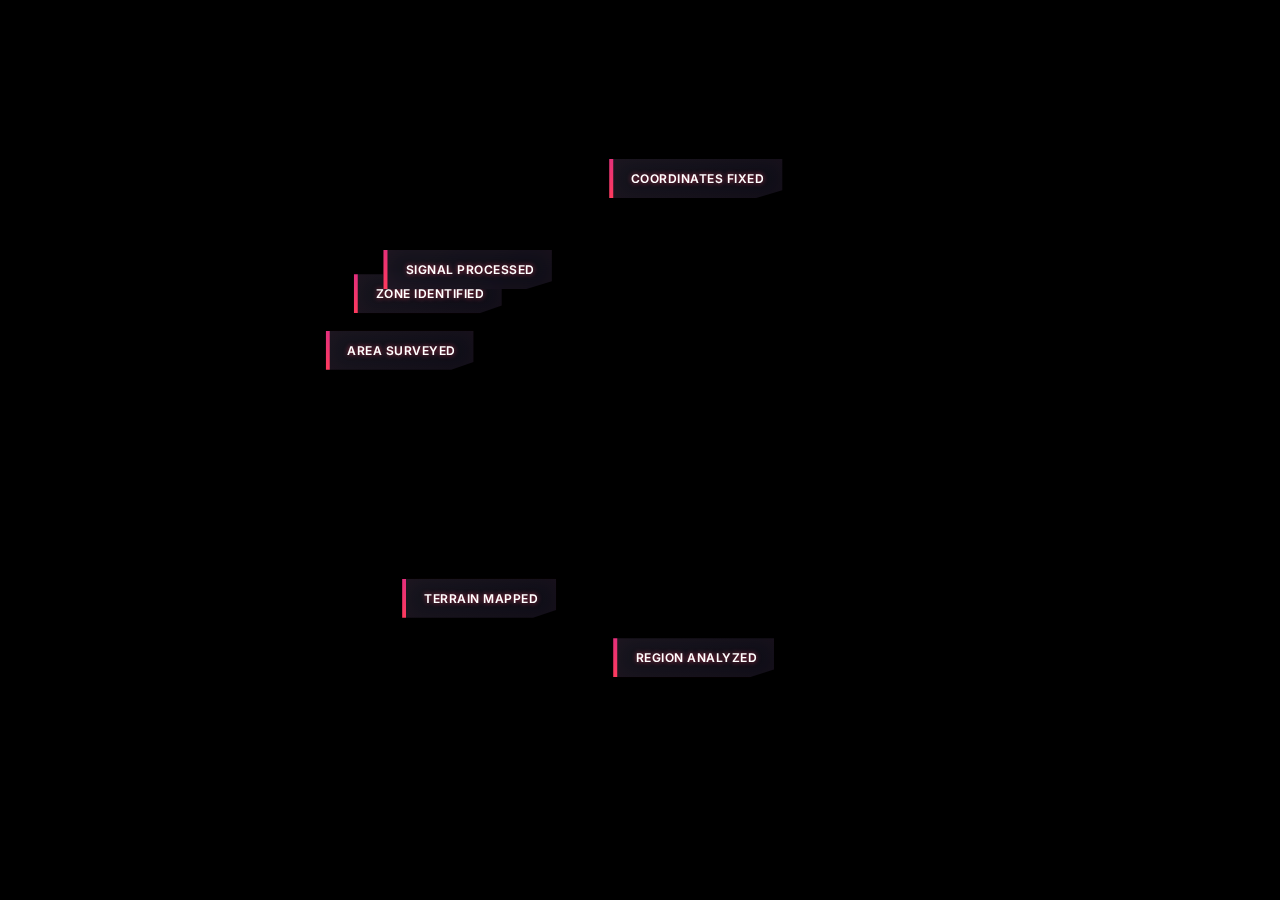
<file: globe.html>
<!DOCTYPE html>
<html lang="en">
<head>
    <meta charset="UTF-8">
    <meta name="viewport" content="width=device-width, initial-scale=1.0">
    <title>Enhanced Ant Globe Visualization</title>
    <link href="https://fonts.googleapis.com/css2?family=Inter:wght@400;500;600;700&display=swap" rel="stylesheet">
    <style>
        /* Modern, clean styling for the Ant Globe visualization */
        body {
            margin: 0;
            padding: 0;
            background: #000000;
            display: flex;
            justify-content: center;
            align-items: center;
            min-height: 100vh;
            overflow: hidden;
            font-family: 'Inter', 'SF Pro Display', system-ui, sans-serif;
        }

        #globe {
            position: relative;
            width: 600px;
            height: 600px;
            cursor: grab;
        }

        #globe.grabbing {
            cursor: grabbing;
        }

        .ant {
            position: absolute;
            width: 12px;
            height: 12px;
            background-image: url('https://dkemhji6i1k0x.cloudfront.net/000_clients/3187265/page/w400-ant-1-3-b12ade.png');
            background-size: contain;
            background-repeat: no-repeat;
            transform-origin: center;
            transition: transform 0.15s ease-out, filter 0.2s ease;
        }

        .ant.hovered {
            background-image: url('https://dkemhji6i1k0x.cloudfront.net/000_clients/3187265/page/w400-ant-1-2-5f5b49.png');
            filter: drop-shadow(0 0 4px rgba(255, 59, 92, 0.7));
        }

        .ant.highlighted {
            transform: scale(1.5) !important;
            filter: drop-shadow(0 0 5px rgba(255, 255, 255, 0.8));
            z-index: 1000 !important;
        }

        .tag {
            position: absolute;
            padding: 12px 18px;
            background: linear-gradient(135deg, rgba(25, 25, 35, 0.85), rgba(15, 15, 25, 0.95));
            color: #ffffff;
            border: 0;
            border-left: 4px solid transparent;
            border-image: linear-gradient(45deg, #ff3b5c, #7600ff);
            border-image-slice: 1;
            font-size: 12px;
            font-weight: 600;
            letter-spacing: 0.5px;
            pointer-events: none;
            white-space: nowrap;
            transform: translate(-50%, -100%);
            margin-top: -15px;
            box-shadow: 
                0 10px 20px rgba(0, 0, 0, 0.4),
                0 0 30px rgba(255, 59, 92, 0.2),
                inset 0 0 20px rgba(255, 59, 92, 0.05);
            backdrop-filter: blur(8px) saturate(180%);
            -webkit-backdrop-filter: blur(8px) saturate(180%);
            text-transform: uppercase;
            clip-path: polygon(0 0, 100% 0, 100% 80%, 85% 100%, 0 100%);
            animation: borderFlow 8s infinite linear;
            text-shadow: 0 0 5px rgba(255, 59, 92, 0.7);
            z-index: 1001;
        }

        @keyframes pulse {
            0% { box-shadow: 0 0 0 0 rgba(255, 59, 92, 0.4); }
            70% { box-shadow: 0 0 0 6px rgba(255, 59, 92, 0); }
            100% { box-shadow: 0 0 0 0 rgba(255, 59, 92, 0); }
        }

        @keyframes borderFlow {
            0% { border-image-source: linear-gradient(45deg, #ff3b5c, #7600ff); }
            25% { border-image-source: linear-gradient(135deg, #ff3b5c, #00d8ff); }
            50% { border-image-source: linear-gradient(225deg, #00d8ff, #00ff88); }
            75% { border-image-source: linear-gradient(315deg, #00ff88, #ff3b5c); }
            100% { border-image-source: linear-gradient(45deg, #ff3b5c, #7600ff); }
        }

        @media (max-width: 768px) {
            #globe {
                width: 300px;
                height: 300px;
            }
        }
    </style>
</head>
<body>
    <div id="globe"></div>

    <script>
        /**
         * Enhanced Ant Globe Visualization
         * An interactive 3D globe with ant elements
         */
        class EnhancedAntGlobe {
            constructor() {
                // Core properties
                this.globe = document.getElementById('globe');
                this.ants = [];
                this.highlightedAnts = [];
                this.allPoints = [];
                
                // Configuration
                this.config = {
                    radius: 250,
                    centerX: 300,
                    centerY: 300,
                    rotationSpeed: 0.15,
                    autoRotate: true,
                    highlightCount: 7,
                    latDensity: 7, // Density of latitude lines (lower = more ants)
                    lonDensity: 7, // Density of longitude lines (lower = more ants)
                    mouseRadius: 80, // Radius of mouse influence
                    dragSensitivity: 0.3, // How sensitive dragging is
                    antSize: 12 // Size of ant elements in pixels
                };
                
                // State tracking
                this.state = {
                    rotation: { x: 0, y: 0 },
                    autoRotation: 0,
                    isDragging: false,
                    lastMousePos: { x: 0, y: 0 },
                    mousePos: { x: -1000, y: -1000 }
                };
                
                // Custom tag messages
                this.tagMessages = [
                    'change detected',
                    'area surveyed',
                    'terrain mapped',
                    'coordinates fixed',
                    'region analyzed',
                    'data imported',
                    'layers updated',
                    'signal processed',
                    'zone identified',
                    'pattern recognized'
                ];
                
                // Initialize components
                this.setupEventListeners();
                this.initializeGlobe();
            }
            
            setupEventListeners() {
                // Mouse move for hover effects
                document.addEventListener('mousemove', this.handleMouseMove.bind(this));
                
                // Mouse down for dragging
                this.globe.addEventListener('mousedown', this.handleMouseDown.bind(this));
                document.addEventListener('mouseup', this.handleMouseUp.bind(this));
                document.addEventListener('mouseleave', this.handleMouseUp.bind(this));
                
                // Touch events for mobile
                this.globe.addEventListener('touchstart', this.handleTouchStart.bind(this));
                document.addEventListener('touchmove', this.handleTouchMove.bind(this));
                document.addEventListener('touchend', this.handleTouchEnd.bind(this));
                
                // Window resize
                window.addEventListener('resize', this.handleResize.bind(this));
            }
            
            handleResize() {
                // Update the center position based on current globe size
                const rect = this.globe.getBoundingClientRect();
                this.config.centerX = rect.width / 2;
                this.config.centerY = rect.height / 2;
            }
            
            handleMouseMove(event) {
                // Get position relative to the globe element
                const rect = this.globe.getBoundingClientRect();
                this.state.mousePos.x = event.clientX - rect.left;
                this.state.mousePos.y = event.clientY - rect.top;
                
                // Handle dragging
                if (this.state.isDragging) {
                    const deltaX = event.clientX - this.state.lastMousePos.x;
                    const deltaY = event.clientY - this.state.lastMousePos.y;
                    
                    this.state.rotation.y += deltaX * this.config.dragSensitivity;
                    this.state.rotation.x -= deltaY * this.config.dragSensitivity;
                    
                    // Limit vertical rotation to prevent flipping
                    this.state.rotation.x = Math.max(-80, Math.min(80, this.state.rotation.x));
                    
                    this.state.lastMousePos.x = event.clientX;
                    this.state.lastMousePos.y = event.clientY;
                }
            }
            
            handleMouseDown(event) {
                this.state.isDragging = true;
                this.state.lastMousePos.x = event.clientX;
                this.state.lastMousePos.y = event.clientY;
                this.globe.classList.add('grabbing');
                
                // Temporarily disable auto-rotation while dragging
                this.wasAutoRotating = this.config.autoRotate;
                this.config.autoRotate = false;
            }
            
            handleMouseUp() {
                if (this.state.isDragging) {
                    this.state.isDragging = false;
                    this.globe.classList.remove('grabbing');
                    
                    // Restore auto-rotation if it was on before
                    if (this.wasAutoRotating) {
                        this.config.autoRotate = true;
                    }
                }
            }
            
            handleTouchStart(event) {
                if (event.touches.length === 1) {
                    event.preventDefault();
                    this.state.isDragging = true;
                    this.state.lastMousePos.x = event.touches[0].clientX;
                    this.state.lastMousePos.y = event.touches[0].clientY;
                    
                    // Update mouse position for hover effects
                    const rect = this.globe.getBoundingClientRect();
                    this.state.mousePos.x = event.touches[0].clientX - rect.left;
                    this.state.mousePos.y = event.touches[0].clientY - rect.top;
                    
                    // Temporarily disable auto-rotation while dragging
                    this.wasAutoRotating = this.config.autoRotate;
                    this.config.autoRotate = false;
                }
            }
            
            handleTouchMove(event) {
                if (this.state.isDragging && event.touches.length === 1) {
                    event.preventDefault();
                    const deltaX = event.touches[0].clientX - this.state.lastMousePos.x;
                    const deltaY = event.touches[0].clientY - this.state.lastMousePos.y;
                    
                    this.state.rotation.y += deltaX * this.config.dragSensitivity;
                    this.state.rotation.x -= deltaY * this.config.dragSensitivity;
                    
                    // Limit vertical rotation
                    this.state.rotation.x = Math.max(-80, Math.min(80, this.state.rotation.x));
                    
                    this.state.lastMousePos.x = event.touches[0].clientX;
                    this.state.lastMousePos.y = event.touches[0].clientY;
                    
                    // Update mouse position for hover effects
                    const rect = this.globe.getBoundingClientRect();
                    this.state.mousePos.x = event.touches[0].clientX - rect.left;
                    this.state.mousePos.y = event.touches[0].clientY - rect.top;
                }
            }
            
            handleTouchEnd() {
                this.state.isDragging = false;
                
                // Restore auto-rotation if it was on before
                if (this.wasAutoRotating) {
                    this.config.autoRotate = true;
                }
            }
            
            initializeGlobe() {
                this.createSpherePoints();
                this.handleResize();
                this.highlightRandomAnts();
                this.animate();
            }
            
            createSpherePoints() {
                // Create a filled sphere using spherical coordinates with improved distribution
                const { latDensity, lonDensity } = this.config;
                
                for (let lat = -90; lat <= 90; lat += latDensity) {
                    // Adjust longitude step based on latitude to maintain even distribution
                    const latRad = (lat * Math.PI) / 180;
                    const circumference = Math.cos(latRad);
                    // Adjust points density at poles
                    const adjustedLonStep = circumference > 0.1 ? lonDensity / circumference : lonDensity * 3;
                    
                    for (let lon = -180; lon < 180; lon += adjustedLonStep) {
                        // Add some randomness to make it look more natural
                        const jitterLat = lat + (Math.random() - 0.5) * (latDensity * 0.3);
                        const jitterLon = lon + (Math.random() - 0.5) * (adjustedLonStep * 0.3);
                        
                        this.allPoints.push({
                            lat: jitterLat,
                            lon: jitterLon
                        });
                    }
                }
                
                // Create ant elements
                this.allPoints.forEach((point, index) => {
                    const ant = document.createElement('div');
                    ant.className = 'ant';
                    ant.dataset.lat = point.lat;
                    ant.dataset.lon = point.lon;
                    
                    // Use fixed size for all ants
                    ant.style.width = `${this.config.antSize}px`;
                    ant.style.height = `${this.config.antSize}px`;
                    
                    // Random rotation for each ant
                    ant.style.transform = `rotate(${Math.random() * 360}deg)`;
                    
                    this.globe.appendChild(ant);
                    this.ants.push(ant);
                });
                
                console.log(`Created ${this.ants.length} ants`);
            }
            
            // Convert lat/lon to 3D sphere coordinates with tilt
            latLonTo3D(lat, lon) {
                const { radius } = this.config;
                const { rotation, autoRotation } = this.state;
                
                // Apply both manual rotation and auto rotation
                const rotatedLon = lon + autoRotation + rotation.y;
                
                // Convert to radians
                const latRad = (lat * Math.PI) / 180;
                const lonRad = (rotatedLon * Math.PI) / 180;
                
                // Apply tilt from x rotation
                const tiltRad = (rotation.x * Math.PI) / 180;
                
                // Calculate 3D coordinates with tilt
                let x = radius * Math.cos(latRad) * Math.cos(lonRad);
                let y = radius * Math.sin(latRad);
                let z = radius * Math.cos(latRad) * Math.sin(lonRad);
                
                // Apply tilt transformation (rotate around X axis)
                const newY = y * Math.cos(tiltRad) - z * Math.sin(tiltRad);
                const newZ = y * Math.sin(tiltRad) + z * Math.cos(tiltRad);
                
                return { x, y: newY, z: newZ };
            }
            
            // Project 3D to 2D with depth effects
            project3DTo2D(x, y, z) {
                const { centerX, centerY } = this.config;
                
                const screenX = centerX + x;
                const screenY = centerY - y;
                
                // Only show ants on the visible hemisphere (with smoother transition)
                const visible = z > -100;
                
                // Create depth effects with smoother gradient
                const depth = (z + this.config.radius) / (2 * this.config.radius);
                const brightness = Math.max(0.2, depth);
                const scale = 0.5 + (depth * 0.6); // Smaller scale range for better visibility
                
                return { screenX, screenY, visible, brightness, scale, depth };
            }
            
            updateAnts() {
                this.ants.forEach(ant => {
                    const lat = parseFloat(ant.dataset.lat);
                    const lon = parseFloat(ant.dataset.lon);
                    
                    const pos3D = this.latLonTo3D(lat, lon);
                    const pos2D = this.project3DTo2D(pos3D.x, pos3D.y, pos3D.z);
                    
                    if (pos2D.visible) {
                        // Position the ant
                        ant.style.left = `${pos2D.screenX}px`;
                        ant.style.top = `${pos2D.screenY}px`;
                        ant.style.opacity = pos2D.brightness.toString();
                        
                        // Check if ant is close to mouse cursor
                        const dx = pos2D.screenX - this.state.mousePos.x;
                        const dy = pos2D.screenY - this.state.mousePos.y;
                        const distance = Math.sqrt(dx * dx + dy * dy);
                        
                        if (distance < this.config.mouseRadius) {
                            // Calculate scale based on distance (closer = larger)
                            const hoverEffect = 1 - (distance / this.config.mouseRadius);
                            const hoverScale = 1 + (hoverEffect * 0.8); // Up to 80% larger
                            
                            ant.style.transform = `scale(${pos2D.scale * hoverScale}) rotate(${Math.random() * 10 - 5}deg)`;
                            ant.classList.add('hovered');
                        } else {
                            ant.style.transform = `scale(${pos2D.scale}) rotate(${Math.random() * 6 - 3}deg)`;
                            ant.classList.remove('hovered');
                        }
                        
                        ant.style.display = 'block';
                        ant.style.zIndex = Math.floor(pos3D.z + this.config.radius).toString();
                    } else {
                        ant.style.display = 'none';
                    }
                });
            }
            
            animate() {
                // Update auto rotation if enabled
                if (this.config.autoRotate && !this.state.isDragging) {
                    this.state.autoRotation += this.config.rotationSpeed;
                    if (this.state.autoRotation >= 360) this.state.autoRotation -= 360;
                }
                
                // Update all ants
                this.updateAnts();
                
                // Update tag positions for highlighted ants
                if (this.highlightedAnts.length > 0) {
                    this.updateTagPositions();
                }
                
                requestAnimationFrame(this.animate.bind(this));
            }
            
            highlightRandomAnts() {
                // Clear previous highlights
                this.highlightedAnts.forEach(ant => {
                    ant.classList.remove('highlighted');
                    const tagId = ant.dataset.tagId;
                    const tag = document.getElementById(tagId);
                    if (tag) tag.remove();
                });
                
                this.highlightedAnts = [];
                
                // Shuffle messages for variety
                const shuffledMessages = [...this.tagMessages].sort(() => Math.random() - 0.5);
                
                // Select random ants
                for (let i = 0; i < this.config.highlightCount; i++) {
                    // Try to find a visible ant to highlight
                    let attempts = 0;
                    let ant;
                    
                    do {
                        const randomIndex = Math.floor(Math.random() * this.ants.length);
                        ant = this.ants[randomIndex];
                        attempts++;
                        
                        // Skip if already selected or not visible
                        if (this.highlightedAnts.includes(ant) || ant.style.display === 'none') {
                            ant = null;
                        }
                    } while (!ant && attempts < 50);
                    
                    // If we couldn't find a suitable ant after 50 attempts, skip this highlight
                    if (!ant) continue;
                    
                    ant.classList.add('highlighted');
                    
                    // Create a tag for the ant
                    const tag = document.createElement('div');
                    tag.className = 'tag';
                    tag.innerHTML = `<span>${shuffledMessages[i % shuffledMessages.length]}</span>`;
                    const tagId = 'ant-tag-' + i;
                    tag.id = tagId;
                    ant.dataset.tagId = tagId;
                    this.globe.appendChild(tag);
                    
                    this.highlightedAnts.push(ant);
                }
            }
            
            updateTagPositions() {
                this.highlightedAnts.forEach(ant => {
                    const lat = parseFloat(ant.dataset.lat);
                    const lon = parseFloat(ant.dataset.lon);
                    
                    const pos3D = this.latLonTo3D(lat, lon);
                    const pos2D = this.project3DTo2D(pos3D.x, pos3D.y, pos3D.z);
                    
                    const tag = document.getElementById(ant.dataset.tagId);
                    if (tag && pos2D.visible) {
                        tag.style.left = `${pos2D.screenX}px`;
                        tag.style.top = `${pos2D.screenY}px`;
                        tag.style.display = 'block';
                        
                        // Ensure tag is on top of ant
                        tag.style.zIndex = (parseInt(ant.style.zIndex || '0') + 1).toString();
                    } else if (tag) {
                        tag.style.display = 'none';
                    }
                });
            }
        }

        // Initialize the enhanced ant globe when the page is loaded
        document.addEventListener('DOMContentLoaded', () => {
            new EnhancedAntGlobe();
        });
    </script>
</body>
</html>
</file>
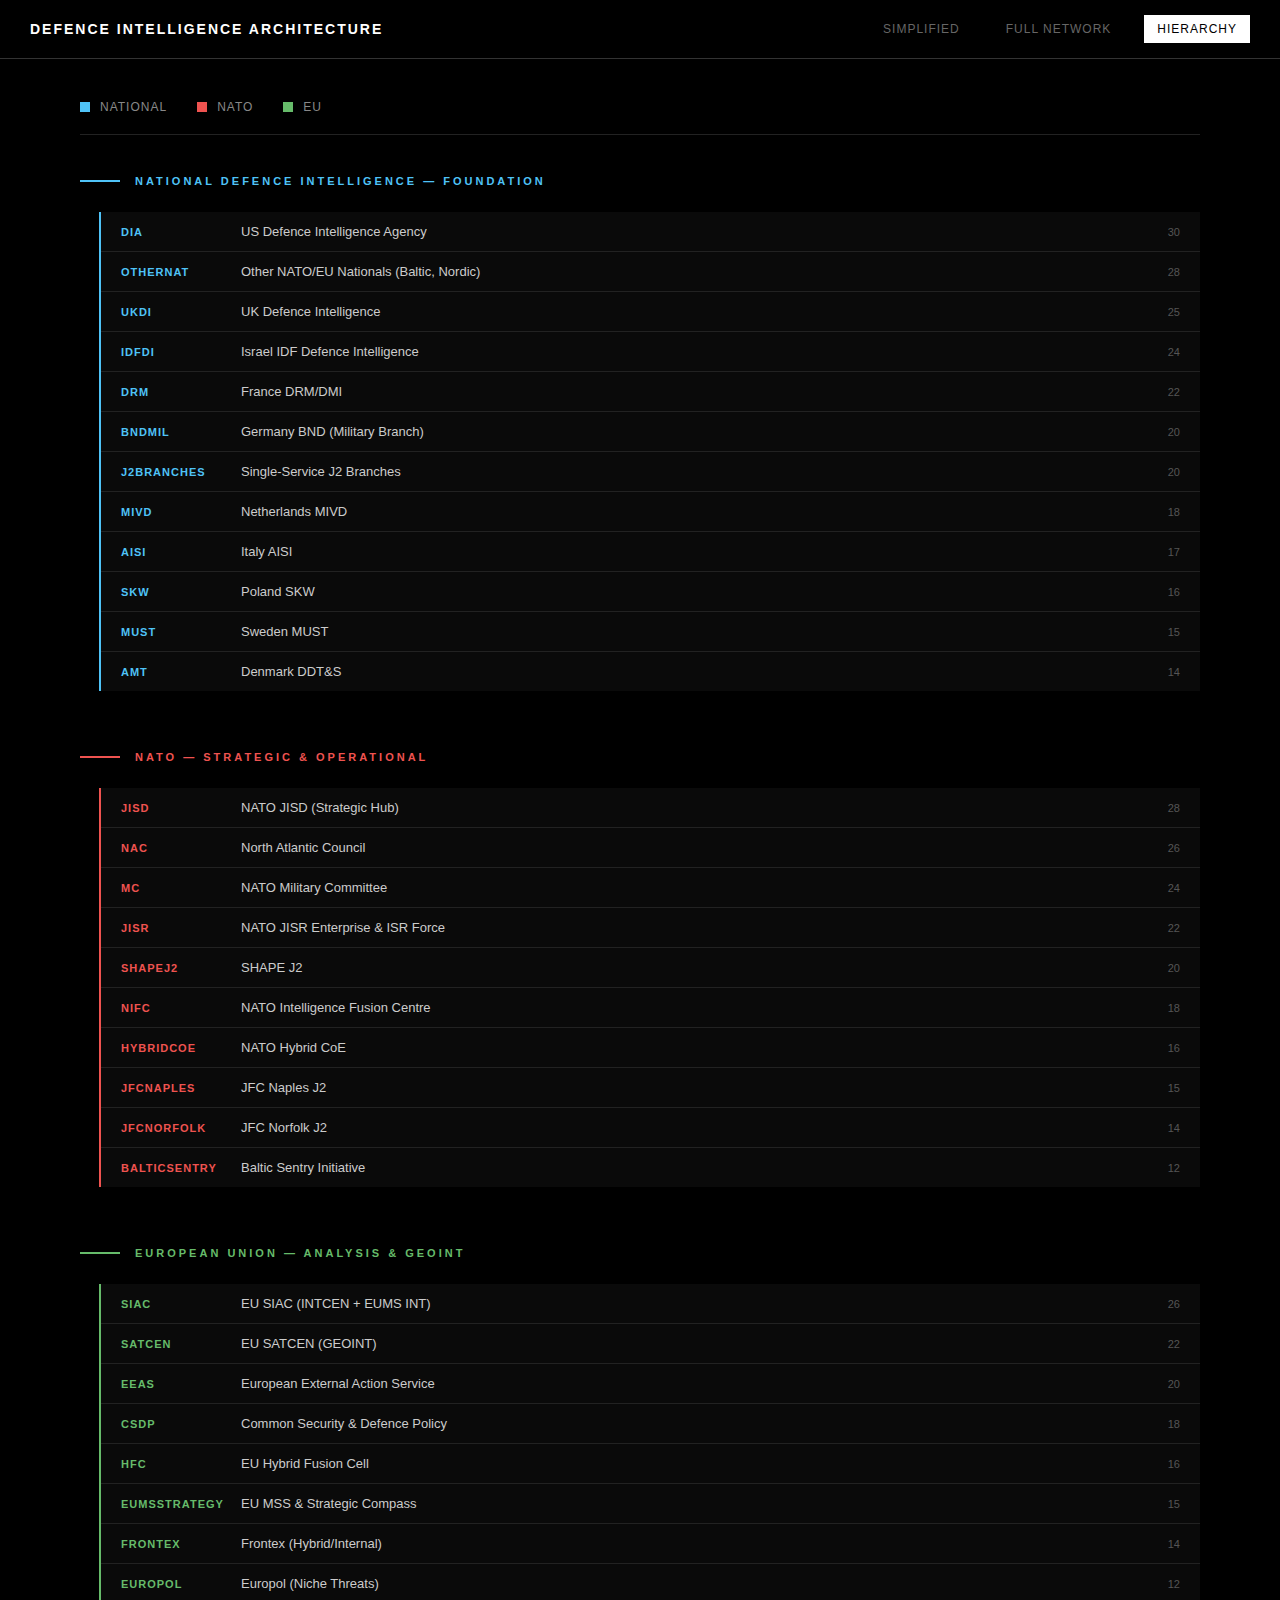
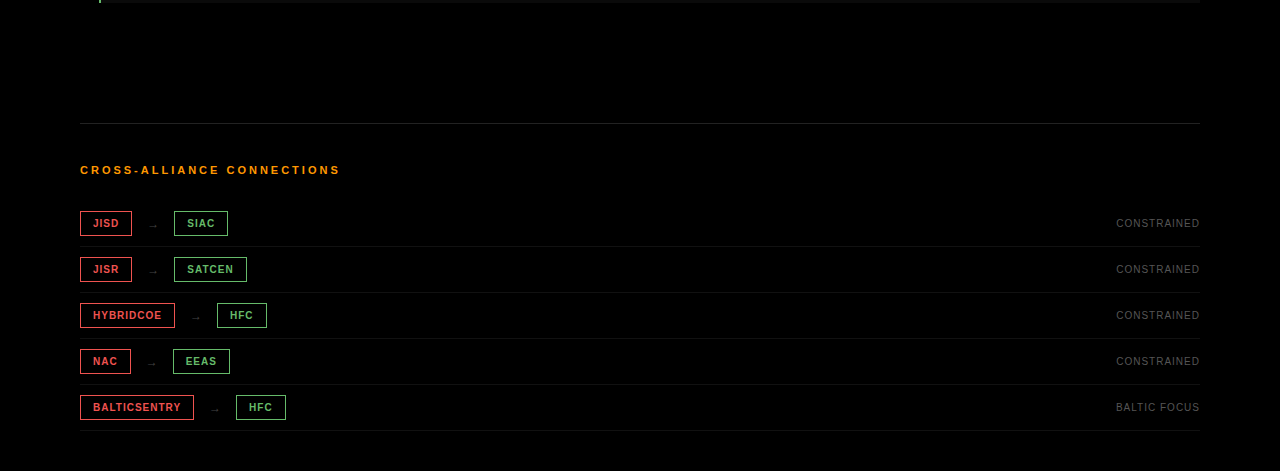
<file: hierarchy.html>
<!DOCTYPE html>
<html lang="en">
  <head>
    <meta charset="utf-8">
    <title>Euro-Atlantic Defence Intelligence / Hierarchy</title>
    <meta name="viewport" content="width=device-width, initial-scale=1.0">
    <style>
      * { margin: 0; padding: 0; box-sizing: border-box; }
      body { 
        background: #000000; 
        font-family: Helvetica, Arial, sans-serif;
        color: #ffffff;
        min-height: 100vh;
      }
      
      /* Navigation */
      nav {
        position: fixed;
        top: 0;
        left: 0;
        right: 0;
        background: #000000;
        border-bottom: 1px solid #333;
        padding: 15px 30px;
        display: flex;
        justify-content: space-between;
        align-items: center;
        z-index: 1000;
      }
      nav h1 { font-size: 14px; font-weight: 600; letter-spacing: 2px; text-transform: uppercase; }
      nav .links { display: flex; gap: 20px; }
      nav a { 
        color: #666; 
        text-decoration: none; 
        font-size: 12px; 
        text-transform: uppercase; 
        letter-spacing: 1px;
        transition: color 0.2s;
        padding: 6px 12px;
        border: 1px solid transparent;
      }
      nav a:hover { color: #fff; border-color: #444; }
      nav a.active { color: #000; background: #fff; }

      /* Main content */
      main {
        padding: 80px 40px 40px 40px;
        max-width: 1200px;
        margin: 0 auto;
      }

      /* Legend */
      .legend {
        display: flex;
        gap: 30px;
        margin-bottom: 40px;
        padding: 20px 0;
        border-bottom: 1px solid #222;
      }
      .legend-item {
        display: flex;
        align-items: center;
        gap: 10px;
        font-size: 12px;
        text-transform: uppercase;
        letter-spacing: 1px;
        color: #888;
      }
      .legend-item .dot {
        width: 10px;
        height: 10px;
      }
      .legend-item.national .dot { background: #4fc3f7; }
      .legend-item.nato .dot { background: #ef5350; }
      .legend-item.eu .dot { background: #66bb6a; }

      /* Hierarchy container */
      .hierarchy {
        display: flex;
        flex-direction: column;
        gap: 60px;
      }

      /* Layer */
      .layer {
        display: flex;
        flex-direction: column;
      }
      .layer-header {
        display: flex;
        align-items: center;
        gap: 15px;
        margin-bottom: 25px;
      }
      .layer-line {
        width: 40px;
        height: 2px;
      }
      .layer.national .layer-line { background: #4fc3f7; }
      .layer.nato .layer-line { background: #ef5350; }
      .layer.eu .layer-line { background: #66bb6a; }
      
      .layer-title {
        font-size: 11px;
        font-weight: 600;
        text-transform: uppercase;
        letter-spacing: 3px;
        color: #666;
      }
      .layer.national .layer-title { color: #4fc3f7; }
      .layer.nato .layer-title { color: #ef5350; }
      .layer.eu .layer-title { color: #66bb6a; }

      /* Nodes list - vertical */
      .nodes {
        display: flex;
        flex-direction: column;
        gap: 1px;
        background: #222;
        border-left: 2px solid #333;
        margin-left: 19px;
      }
      .layer.national .nodes { border-left-color: #4fc3f7; }
      .layer.nato .nodes { border-left-color: #ef5350; }
      .layer.eu .nodes { border-left-color: #66bb6a; }

      .node {
        display: flex;
        align-items: center;
        background: #0a0a0a;
        padding: 12px 20px;
        gap: 20px;
      }
      .node:hover {
        background: #111;
      }
      .node-id {
        font-size: 11px;
        font-weight: 700;
        text-transform: uppercase;
        letter-spacing: 1px;
        width: 100px;
        flex-shrink: 0;
      }
      .layer.national .node-id { color: #4fc3f7; }
      .layer.nato .node-id { color: #ef5350; }
      .layer.eu .node-id { color: #66bb6a; }
      
      .node-name {
        flex: 1;
        font-size: 13px;
        color: #ccc;
      }
      .node-influence {
        font-size: 11px;
        color: #555;
        width: 80px;
        text-align: right;
      }

      /* Connections section */
      .connections {
        margin-top: 60px;
        padding-top: 40px;
        border-top: 1px solid #222;
      }
      .connections-title {
        font-size: 11px;
        font-weight: 600;
        text-transform: uppercase;
        letter-spacing: 3px;
        color: #ff9800;
        margin-bottom: 25px;
      }
      .connection {
        display: flex;
        align-items: center;
        gap: 15px;
        padding: 10px 0;
        border-bottom: 1px solid #111;
        font-size: 12px;
      }
      .connection-from, .connection-to {
        padding: 6px 12px;
        border: 1px solid;
        font-weight: 600;
        text-transform: uppercase;
        letter-spacing: 1px;
        font-size: 10px;
      }
      .connection-from.national, .connection-to.national { border-color: #4fc3f7; color: #4fc3f7; }
      .connection-from.nato, .connection-to.nato { border-color: #ef5350; color: #ef5350; }
      .connection-from.eu, .connection-to.eu { border-color: #66bb6a; color: #66bb6a; }
      .connection-arrow { color: #444; }
      .connection-type { color: #555; margin-left: auto; font-size: 10px; text-transform: uppercase; letter-spacing: 1px; }
    </style>
  </head>
  <body>
    <nav>
      <h1>Defence Intelligence Architecture</h1>
      <div class="links">
        <a href="graph.html">Simplified</a>
        <a href="fullview.html">Full Network</a>
        <a href="hierarchy.html" class="active">Hierarchy</a>
      </div>
    </nav>

    <main>
      <div class="legend">
        <div class="legend-item national"><span class="dot"></span>National</div>
        <div class="legend-item nato"><span class="dot"></span>NATO</div>
        <div class="legend-item eu"><span class="dot"></span>EU</div>
      </div>

      <div class="hierarchy">
        <!-- National Layer -->
        <div class="layer national">
          <div class="layer-header">
            <div class="layer-line"></div>
            <div class="layer-title">National Defence Intelligence — Foundation</div>
          </div>
          <div class="nodes">
            <div class="node"><span class="node-id">DIA</span><span class="node-name">US Defence Intelligence Agency</span><span class="node-influence">30</span></div>
            <div class="node"><span class="node-id">OtherNat</span><span class="node-name">Other NATO/EU Nationals (Baltic, Nordic)</span><span class="node-influence">28</span></div>
            <div class="node"><span class="node-id">UKDI</span><span class="node-name">UK Defence Intelligence</span><span class="node-influence">25</span></div>
            <div class="node"><span class="node-id">IDFDI</span><span class="node-name">Israel IDF Defence Intelligence</span><span class="node-influence">24</span></div>
            <div class="node"><span class="node-id">DRM</span><span class="node-name">France DRM/DMI</span><span class="node-influence">22</span></div>
            <div class="node"><span class="node-id">BNDmil</span><span class="node-name">Germany BND (Military Branch)</span><span class="node-influence">20</span></div>
            <div class="node"><span class="node-id">J2Branches</span><span class="node-name">Single-Service J2 Branches</span><span class="node-influence">20</span></div>
            <div class="node"><span class="node-id">MIVD</span><span class="node-name">Netherlands MIVD</span><span class="node-influence">18</span></div>
            <div class="node"><span class="node-id">AISI</span><span class="node-name">Italy AISI</span><span class="node-influence">17</span></div>
            <div class="node"><span class="node-id">SKW</span><span class="node-name">Poland SKW</span><span class="node-influence">16</span></div>
            <div class="node"><span class="node-id">MUST</span><span class="node-name">Sweden MUST</span><span class="node-influence">15</span></div>
            <div class="node"><span class="node-id">AMT</span><span class="node-name">Denmark DDT&S</span><span class="node-influence">14</span></div>
          </div>
        </div>

        <!-- NATO Layer -->
        <div class="layer nato">
          <div class="layer-header">
            <div class="layer-line"></div>
            <div class="layer-title">NATO — Strategic & Operational</div>
          </div>
          <div class="nodes">
            <div class="node"><span class="node-id">JISD</span><span class="node-name">NATO JISD (Strategic Hub)</span><span class="node-influence">28</span></div>
            <div class="node"><span class="node-id">NAC</span><span class="node-name">North Atlantic Council</span><span class="node-influence">26</span></div>
            <div class="node"><span class="node-id">MC</span><span class="node-name">NATO Military Committee</span><span class="node-influence">24</span></div>
            <div class="node"><span class="node-id">JISR</span><span class="node-name">NATO JISR Enterprise & ISR Force</span><span class="node-influence">22</span></div>
            <div class="node"><span class="node-id">SHAPEJ2</span><span class="node-name">SHAPE J2</span><span class="node-influence">20</span></div>
            <div class="node"><span class="node-id">NIFC</span><span class="node-name">NATO Intelligence Fusion Centre</span><span class="node-influence">18</span></div>
            <div class="node"><span class="node-id">HybridCoE</span><span class="node-name">NATO Hybrid CoE</span><span class="node-influence">16</span></div>
            <div class="node"><span class="node-id">JFCNaples</span><span class="node-name">JFC Naples J2</span><span class="node-influence">15</span></div>
            <div class="node"><span class="node-id">JFCNorfolk</span><span class="node-name">JFC Norfolk J2</span><span class="node-influence">14</span></div>
            <div class="node"><span class="node-id">BalticSentry</span><span class="node-name">Baltic Sentry Initiative</span><span class="node-influence">12</span></div>
          </div>
        </div>

        <!-- EU Layer -->
        <div class="layer eu">
          <div class="layer-header">
            <div class="layer-line"></div>
            <div class="layer-title">European Union — Analysis & GEOINT</div>
          </div>
          <div class="nodes">
            <div class="node"><span class="node-id">SIAC</span><span class="node-name">EU SIAC (INTCEN + EUMS INT)</span><span class="node-influence">26</span></div>
            <div class="node"><span class="node-id">SATCEN</span><span class="node-name">EU SATCEN (GEOINT)</span><span class="node-influence">22</span></div>
            <div class="node"><span class="node-id">EEAS</span><span class="node-name">European External Action Service</span><span class="node-influence">20</span></div>
            <div class="node"><span class="node-id">CSDP</span><span class="node-name">Common Security & Defence Policy</span><span class="node-influence">18</span></div>
            <div class="node"><span class="node-id">HFC</span><span class="node-name">EU Hybrid Fusion Cell</span><span class="node-influence">16</span></div>
            <div class="node"><span class="node-id">EUMSStrategy</span><span class="node-name">EU MSS & Strategic Compass</span><span class="node-influence">15</span></div>
            <div class="node"><span class="node-id">Frontex</span><span class="node-name">Frontex (Hybrid/Internal)</span><span class="node-influence">14</span></div>
            <div class="node"><span class="node-id">Europol</span><span class="node-name">Europol (Niche Threats)</span><span class="node-influence">12</span></div>
          </div>
        </div>

        <!-- Cross-Alliance Connections -->
        <div class="connections">
          <div class="connections-title">Cross-Alliance Connections</div>
          <div class="connection">
            <span class="connection-from nato">JISD</span>
            <span class="connection-arrow">→</span>
            <span class="connection-to eu">SIAC</span>
            <span class="connection-type">Constrained</span>
          </div>
          <div class="connection">
            <span class="connection-from nato">JISR</span>
            <span class="connection-arrow">→</span>
            <span class="connection-to eu">SATCEN</span>
            <span class="connection-type">Constrained</span>
          </div>
          <div class="connection">
            <span class="connection-from nato">HybridCoE</span>
            <span class="connection-arrow">→</span>
            <span class="connection-to eu">HFC</span>
            <span class="connection-type">Constrained</span>
          </div>
          <div class="connection">
            <span class="connection-from nato">NAC</span>
            <span class="connection-arrow">→</span>
            <span class="connection-to eu">EEAS</span>
            <span class="connection-type">Constrained</span>
          </div>
          <div class="connection">
            <span class="connection-from nato">BalticSentry</span>
            <span class="connection-arrow">→</span>
            <span class="connection-to eu">HFC</span>
            <span class="connection-type">Baltic Focus</span>
          </div>
        </div>
      </div>
    </main>
  </body>
</html>
</file>
